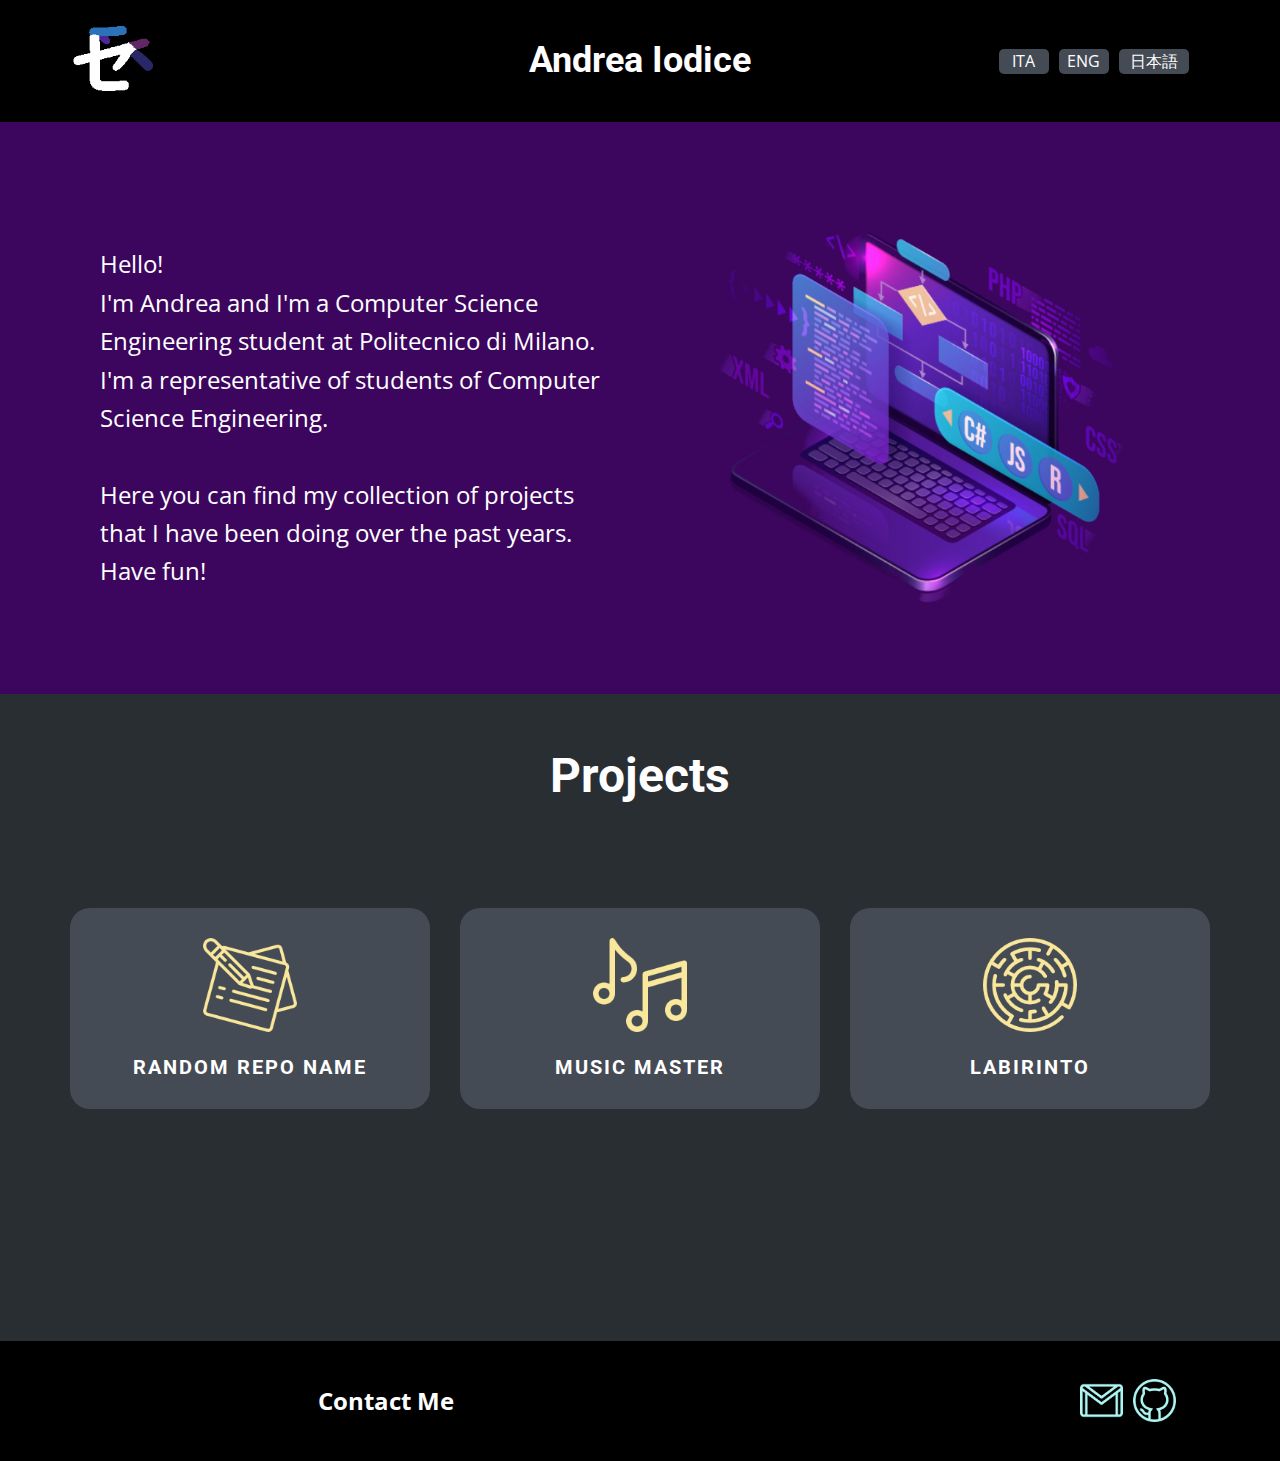
<file: index.html>
<!DOCTYPE html>
<html style="font-size: 16px;">
  <head>
    <meta name="viewport" content="width=device-width, initial-scale=1.0">
    <title>Home</title>
    <link rel="stylesheet" href="nicepage.css" media="screen">
    <link rel="stylesheet" href="index.css" media="screen">
    <script class="u-script" type="text/javascript" src="jquery.js" defer=""></script>
    <script class="u-script" type="text/javascript" src="nicepage.js" defer=""></script>
    <meta name="generator" content="Nicepage 4.10.5, nicepage.com">
    <link id="u-theme-google-font" rel="stylesheet" href="https://fonts.googleapis.com/css?family=Roboto:100,100i,300,300i,400,400i,500,500i,700,700i,900,900i|Open+Sans:300,300i,400,400i,500,500i,600,600i,700,700i,800,800i">
    
    
    
    <script type="application/ld+json">{
		"@context": "http://schema.org",
		"@type": "Organization",
		"name": "",
		"logo": "images/logofinal1.png",
		"sameAs": [
				"mailto:sethlans01.developer@gmail.com",
				"https://github.com/sethlans01"
		]
    }</script>

    <meta name="theme-color" content="#478ac9">
    <meta property="og:title" content="Home">
    <meta property="og:type" content="website">

  </head>

  <body data-home-page="index.html" data-home-page-title="Home" class="u-body u-xl-mode">
    <header class="u-black u-clearfix u-header u-header" id="sec-2140">
      <div class="u-clearfix u-sheet u-sheet-1">
        <a href="index.html" class="u-image u-logo u-image-1" title="Home" data-image-width="150" data-image-height="150">
          <img src="images/logofinal1.png" class="u-logo-image u-logo-image-1">
        </a>
        <p class="u-custom-font u-heading-font u-text u-text-default u-text-1">Andrea Iodice</p>
        <div class="icons">
          <a href="./ita/index.html" id="ita">ITA</a>
          <a href="index.html" id="eng">ENG</a>
          <a href="./jp/index.html" id="jp">日本語</a>
        </div>
      </div>
    </header>
    <section class="u-clearfix u-custom-color-2 u-section-1" id="sec-91d0">
      <div class="u-clearfix u-sheet u-sheet-1">
        <div class="u-clearfix u-expanded-width u-layout-wrap u-layout-wrap-1">
          <div class="u-layout">
            <div class="u-layout-row">
              <div class="u-container-style u-layout-cell u-size-30 u-layout-cell-1">
                <div class="u-container-layout u-valign-middle u-container-layout-1">
                  <p class="u-heading-font u-text u-text-1"> Hello!<br>I'm Andrea and I'm a Computer Science Engineering student at Politecnico di Milano. <br>I'm a representative of students of Computer Science Engineering.<br>
                    <br>Here you can find my collection of projects that I have been doing over the past years.<br>Have fun!
                  </p>
                </div>
              </div>
              <div class="u-container-style u-layout-cell u-size-30 u-layout-cell-2">
                <div class="u-container-layout u-valign-middle u-container-layout-2">
                  <img class="u-image u-image-default u-preserve-proportions u-image-1" src="images/pc.png" alt="" data-image-width="700" data-image-height="700">
                </div>
              </div>
            </div>
          </div>
        </div>
      </div>
    </section>
    <section class="u-align-center u-clearfix u-palette-1-dark-3 u-section-2" id="carousel_ecda">
      <div class="u-clearfix u-sheet u-sheet-1">
        <h1 class="u-text u-text-default u-text-1">Projects<span style="font-weight: 700;"></span>
        </h1>
        <div class="u-expanded-width u-list u-list-1">
          <div class="u-repeater u-repeater-1">
            <a href="https://github.com/sethlans01/Random-Repo-Name">
              <div class="u-align-center u-container-style u-custom-color-4 u-hover-feature u-list-item u-radius-20 u-repeater-item u-shape-round u-video-cover u-list-item-1">
                <div class="u-container-layout u-similar-container u-valign-top u-container-layout-1"><span class="u-file-icon u-icon u-text-palette-3-light-2 u-icon-1"><img src="images/5.png" alt=""></span>
                  <h4 class="u-text u-text-2">Random repo name</h4>
                </div>
              </div>
            </a>
            <![base64]>
            <a href="https://github.com/sethlans01/music-master">
              <div class="u-align-center u-container-style u-custom-color-4 u-hover-feature u-list-item u-radius-20 u-repeater-item u-shape-round u-video-cover u-list-item-2">
                <div class="u-container-layout u-similar-container u-valign-top u-container-layout-2"><span class="u-file-icon u-icon u-text-palette-3-light-2 u-icon-2"><img src="images/6.png" alt=""></span>
                  <h4 class="u-text u-text-3">Music master</h4>
                </div>
              </div>
            </a>
            <![base64]>
            <a href="https://github.com/sethlans01/Labirinto">
              <div class="u-align-center u-container-style u-custom-color-4 u-hover-feature u-list-item u-radius-20 u-repeater-item u-shape-round u-video-cover u-list-item-3">
                <div class="u-container-layout u-similar-container u-valign-top u-container-layout-3"><span class="u-file-icon u-icon u-text-palette-3-light-2 u-icon-3"><img src="images/7.png" alt=""></span>
                  <h4 class="u-text u-text-4"> Labirinto<span style="font-weight: 400;"></span>
                  </h4>
                </div>
              </div>
            </a>
          </div>
        </div>
      </div>
      
      
      
    </section>
    
    
    <footer class="u-align-center-md u-align-center-sm u-align-center-xs u-black u-clearfix u-footer" id="sec-f779"><div class="u-clearfix u-sheet u-sheet-1">
        <div class="u-align-left u-social-icons u-spacing-10 u-social-icons-1">
          <a class="u-social-url" title="Mail" target="_blank" href="mailto:sethlans01.developer@gmail.com"><span class="u-file-icon u-icon u-social-facebook u-social-icon u-text-palette-4-light-2 u-icon-1"><img src="images/2.png" alt=""></span>
          </a>
          <a class="u-social-url" title="GitHub" target="_blank" href="https://github.com/sethlans01"><span class="u-file-icon u-icon u-social-icon u-social-twitter u-text-palette-4-light-2 u-icon-2"><img src="images/3.png" alt=""></span>
          </a>
        </div>
        <p class="u-align-center-lg u-align-center-md u-align-center-xl u-text u-text-1">Contact Me</p>
      </div></footer>
  </body>
</html>
</file>
